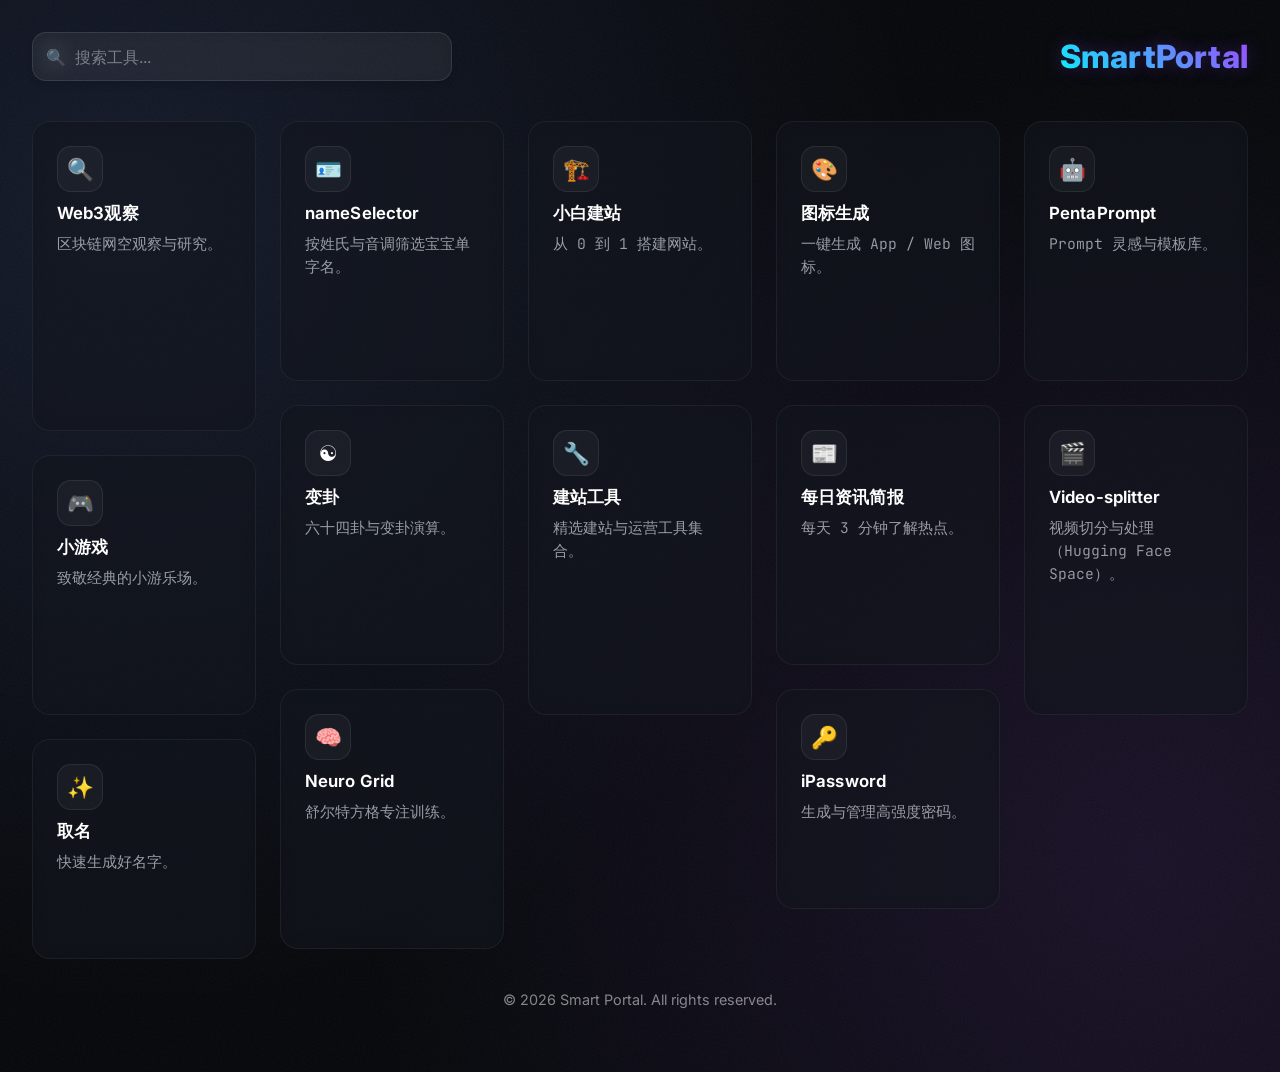
<file: index.html>
<!DOCTYPE html>
<html lang="zh-CN">

<head>
    <meta charset="UTF-8">
    <meta name="viewport" content="width=device-width, initial-scale=1.0">
    <meta name="description" content="Smart Portal - 智能导航入口，快速访问Web3观察、小游戏、取名工具等精选服务">
    <meta name="keywords" content="智能导航,Web3,区块链观察,小游戏,取名工具,导航页面">
    <meta name="author" content="Smart Portal">

    <!-- Open Graph / Facebook -->
    <meta property="og:type" content="website">
    <meta property="og:title" content="Smart Portal | 智能入口">
    <meta property="og:description" content="智能导航入口，快速访问Web3观察、小游戏、取名工具等精选服务">
    <meta property="og:url" content="https://www.ok9981.com">

    <!-- Twitter -->
    <meta property="twitter:card" content="summary">
    <meta property="twitter:title" content="Smart Portal | 智能入口">
    <meta property="twitter:description" content="智能导航入口，快速访问Web3观察、小游戏、取名工具等精选服务">

    <link rel="canonical" href="https://www.ok9981.com" />

    <!-- Google Adsense -->
    <script async src="https://pagead2.googlesyndication.com/pagead/js/adsbygoogle.js?client=ca-pub-9245714228354292"
        crossorigin="anonymous"></script>

    <title>Smart Portal | 智能入口</title>

    <!-- PWA Manifest -->
    <link rel="manifest" href="manifest.json">

    <!-- Favicon -->
    <link rel="icon" type="image/svg+xml"
        href="[data-uri]">

    <!-- Preload critical resources -->
    <link rel="preconnect" href="https://zkobserver.site">
    <link rel="preconnect" href="https://game.ok9981.com">
    <link rel="preconnect" href="https://name.ok9981.com">
    <link rel="preconnect" href="https://name-selector-six.vercel.app">
    <link rel="preconnect" href="https://thecodecraft.site">
    <link rel="preconnect" href="http://indiestarter.space">
    <link rel="preconnect" href="https://iconcut.vercel.app">
    <link rel="preconnect" href="https://www.meirizixun.site">
    <link rel="preconnect" href="https://ipassword-ochre.vercel.app">
    <link rel="preconnect" href="https://www.pentaprompt.com">

    <!-- External CSS -->
    <link rel="preconnect" href="https://fonts.googleapis.com">
    <link rel="preconnect" href="https://fonts.gstatic.com" crossorigin>
    <link href="https://fonts.googleapis.com/css2?family=Inter:wght@400;500;600;700;800&family=JetBrains+Mono:wght@300;400;500&display=swap" rel="stylesheet">
    <link rel="stylesheet" href="css/style.css">
</head>

<body>
    <header class="topbar">
        <div class="search-container">
            <span class="search-icon" aria-hidden="true">🔍</span>
            <input type="text" id="searchInput" placeholder="搜索工具..." aria-label="搜索工具">
        </div>
        <h1 class="logo">SmartPortal</h1>
    </header>

    <main>
        <div class="grid-container" id="gridContainer" role="navigation" aria-label="主要导航">
            <!-- Navigation items will be rendered by JavaScript -->
        </div>

    </main>

    <div class="error-message" id="errorMessage">
        网络连接出现问题，请检查您的网络设置后重试。
    </div>

    <footer>
        © <span id="currentYear">2026</span> Smart Portal. All rights reserved.
    </footer>

    <!-- External JS -->
    <script src="js/script.js"></script>
</body>

</html>
</file>
<file: css/style.css>
:root {
    --bg-color: #05070a;
    --text-color: #ffffff;
    --text-muted: rgba(255, 255, 255, 0.5);
    --text-placeholder: rgba(255, 255, 255, 0.4);
    --accent-gradient: linear-gradient(45deg, #00fffc, #9d4dff);
    --accent-color: #9d4dff;
    --accent-shadow: rgba(157, 77, 255, 0.3);
    --accent-shadow-focus: rgba(157, 77, 255, 0.2);

    --glass-bg: rgba(255, 255, 255, 0.05);
    --glass-bg-hover: rgba(255, 255, 255, 0.15);
    --glass-border: rgba(255, 255, 255, 0.1);
    --glass-blur: 10px;

    --error-bg: rgba(255, 107, 107, 0.9);

    --font-family: Inter, system-ui, -apple-system, 'Segoe UI', Tahoma, Geneva, Verdana, sans-serif;
    --mono-family: 'JetBrains Mono', ui-monospace, SFMono-Regular, Menlo, Monaco, Consolas, 'Liberation Mono', 'Courier New', monospace;
    --page-max-width: 1280px;
}

* {
    margin: 0;
    padding: 0;
    box-sizing: border-box;
    font-family: var(--font-family);
}

body {
    background: var(--bg-color);
    color: var(--text-color);
    min-height: 100vh;
    display: flex;
    flex-direction: column;
    align-items: center;
    padding: 2rem;
    background-image:
        radial-gradient(circle at 10% 20%, rgba(87, 108, 188, 0.18) 0%, transparent 55%),
        radial-gradient(circle at 90% 80%, rgba(115, 62, 173, 0.18) 0%, transparent 55%);
    position: relative;
    overflow-x: hidden;
}

body::before {
    content: '';
    position: fixed;
    inset: 0;
    pointer-events: none;
    opacity: 0.06;
    mix-blend-mode: overlay;
    background-image: url("data:image/svg+xml,%3Csvg xmlns='http://www.w3.org/2000/svg' width='160' height='160'%3E%3Cfilter id='n'%3E%3CfeTurbulence type='fractalNoise' baseFrequency='.8' numOctaves='3' stitchTiles='stitch'/%3E%3C/filter%3E%3Crect width='160' height='160' filter='url(%23n)' opacity='.9'/%3E%3C/svg%3E");
    background-size: 140px 140px;
    z-index: 0;
}

header,
main,
footer {
    width: 100%;
    max-width: var(--page-max-width);
    position: relative;
    z-index: 1;
}

header.topbar {
    display: flex;
    align-items: center;
    justify-content: space-between;
    gap: 1.25rem;
    margin-bottom: 2.5rem;
}

.logo {
    font-size: 2rem;
    font-weight: 800;
    background: var(--accent-gradient);
    background-clip: text;
    -webkit-background-clip: text;
    -webkit-text-fill-color: transparent;
    color: transparent;
    text-shadow: 0 0 20px var(--accent-shadow);
    letter-spacing: 0.2px;
}

.search-container {
    width: min(420px, 100%);
    position: relative;
}

#searchInput {
    width: 100%;
    padding: 0.85rem 1.1rem 0.85rem 2.6rem;
    border-radius: 14px;
    border: 1px solid var(--glass-border);
    background: var(--glass-bg);
    backdrop-filter: blur(var(--glass-blur));
    color: var(--text-color);
    font-size: 1rem;
    outline: none;
    transition: all 0.3s ease;
    box-shadow: 0 4px 6px rgba(0, 0, 0, 0.1);
}

#searchInput:focus {
    background: rgba(255, 255, 255, 0.1);
    border-color: var(--accent-color);
    box-shadow: 0 0 20px var(--accent-shadow-focus);
}

#searchInput::placeholder {
    color: var(--text-placeholder);
}

.search-icon {
    position: absolute;
    left: 0.9rem;
    top: 50%;
    transform: translateY(-50%);
    opacity: 0.45;
    font-size: 1rem;
    line-height: 1;
    pointer-events: none;
}

.grid-container {
    columns: 1;
    column-gap: 1.5rem;
    width: 100%;
}

.nav-item {
    break-inside: avoid;
    display: block;
    width: 100%;
    margin: 0 0 1.5rem 0;
    padding: 1.5rem;
    border-radius: 18px;
    background: rgba(17, 20, 29, 0.6);
    backdrop-filter: blur(14px);
    border: 1px solid rgba(255, 255, 255, 0.06);
    transition: transform 0.25s ease, border-color 0.25s ease, box-shadow 0.25s ease, background 0.25s ease;
    cursor: pointer;
    text-decoration: none;
    color: var(--text-color);
    position: relative;
    overflow: hidden;
}

.nav-item::before {
    content: '';
    position: absolute;
    inset: 0;
    background: linear-gradient(135deg, rgba(34, 211, 238, 0.12), rgba(157, 77, 255, 0.12));
    opacity: 0;
    transition: opacity 0.25s ease;
    border-radius: 18px;
}

.nav-item:hover {
    transform: translateY(-6px) scale(1.01);
    border-color: rgba(34, 211, 238, 0.28);
    box-shadow: 0 0 30px -12px rgba(34, 211, 238, 0.25), 0 0 40px -18px rgba(157, 77, 255, 0.28);
}

.nav-item:hover::before {
    opacity: 1;
}

.nav-item-content {
    position: relative;
    z-index: 1;
    display: flex;
    flex-direction: column;
    gap: 0.75rem;
    min-height: var(--card-min-height, 190px);
    justify-content: space-between;
}

.nav-item-header {
    display: flex;
    flex-direction: column;
    gap: 0.65rem;
}

.nav-item .icon {
    width: 46px;
    height: 46px;
    border-radius: 14px;
    display: flex;
    align-items: center;
    justify-content: center;
    font-size: 1.35rem;
    background: rgba(255, 255, 255, 0.04);
    border: 1px solid rgba(255, 255, 255, 0.08);
    transition: transform 0.25s ease, border-color 0.25s ease;
}

.nav-item:hover .icon {
    transform: scale(1.1);
    border-color: rgba(34, 211, 238, 0.4);
}

.nav-title {
    font-size: 1.05rem;
    font-weight: 650;
    line-height: 1.2;
    letter-spacing: 0.1px;
    transition: color 0.25s ease;
}

.nav-item:hover .nav-title {
    color: rgba(34, 211, 238, 0.95);
}

.nav-desc {
    font-size: 0.92rem;
    color: rgba(226, 232, 240, 0.65);
    line-height: 1.55;
    font-family: var(--mono-family);
    font-weight: 350;
}

.card--s {
    --card-min-height: 170px;
}

.card--m {
    --card-min-height: 210px;
}

.card--l {
    --card-min-height: 260px;
}

footer {
    margin-top: auto;
    padding: 2rem;
    color: var(--text-muted);
    font-size: 0.9rem;
    text-align: center;
}

.loading {
    opacity: 0.6;
    pointer-events: none;
}

.error-message {
    position: fixed;
    top: 20px;
    left: 50%;
    transform: translateX(-50%);
    z-index: 1000;
    color: var(--text-color);
    text-align: center;
    padding: 1rem 2rem;
    background: var(--error-bg);
    backdrop-filter: blur(5px);
    border-radius: 50px;
    box-shadow: 0 4px 15px rgba(0, 0, 0, 0.2);
    display: none;
    animation: slideDown 0.3s ease;
}

@keyframes slideDown {
    from {
        transform: translate(-50%, -20px);
        opacity: 0;
    }

    to {
        transform: translate(-50%, 0);
        opacity: 1;
    }
}

@media (min-width: 768px) {
    .grid-container {
        columns: 2;
        column-gap: 1.25rem;
    }
}

@media (min-width: 1024px) {
    .grid-container {
        columns: 3;
        column-gap: 1.5rem;
    }
}

@media (min-width: 1280px) {
    .grid-container {
        columns: 5;
        column-gap: 1.5rem;
    }
}

@media (max-width: 768px) {

    .logo {
        font-size: 1.7rem;
    }

    .nav-item {
        padding: 1rem;
    }

    .nav-item .icon {
        width: 42px;
        height: 42px;
    }
}

@media (max-width: 480px) {
    body {
        padding: 1rem;
    }

    .grid-container {
        columns: 1;
    }
    
    header.topbar {
        flex-direction: column;
        align-items: stretch;
        gap: 1rem;
        margin-bottom: 1.5rem;
    }
}
</file>
